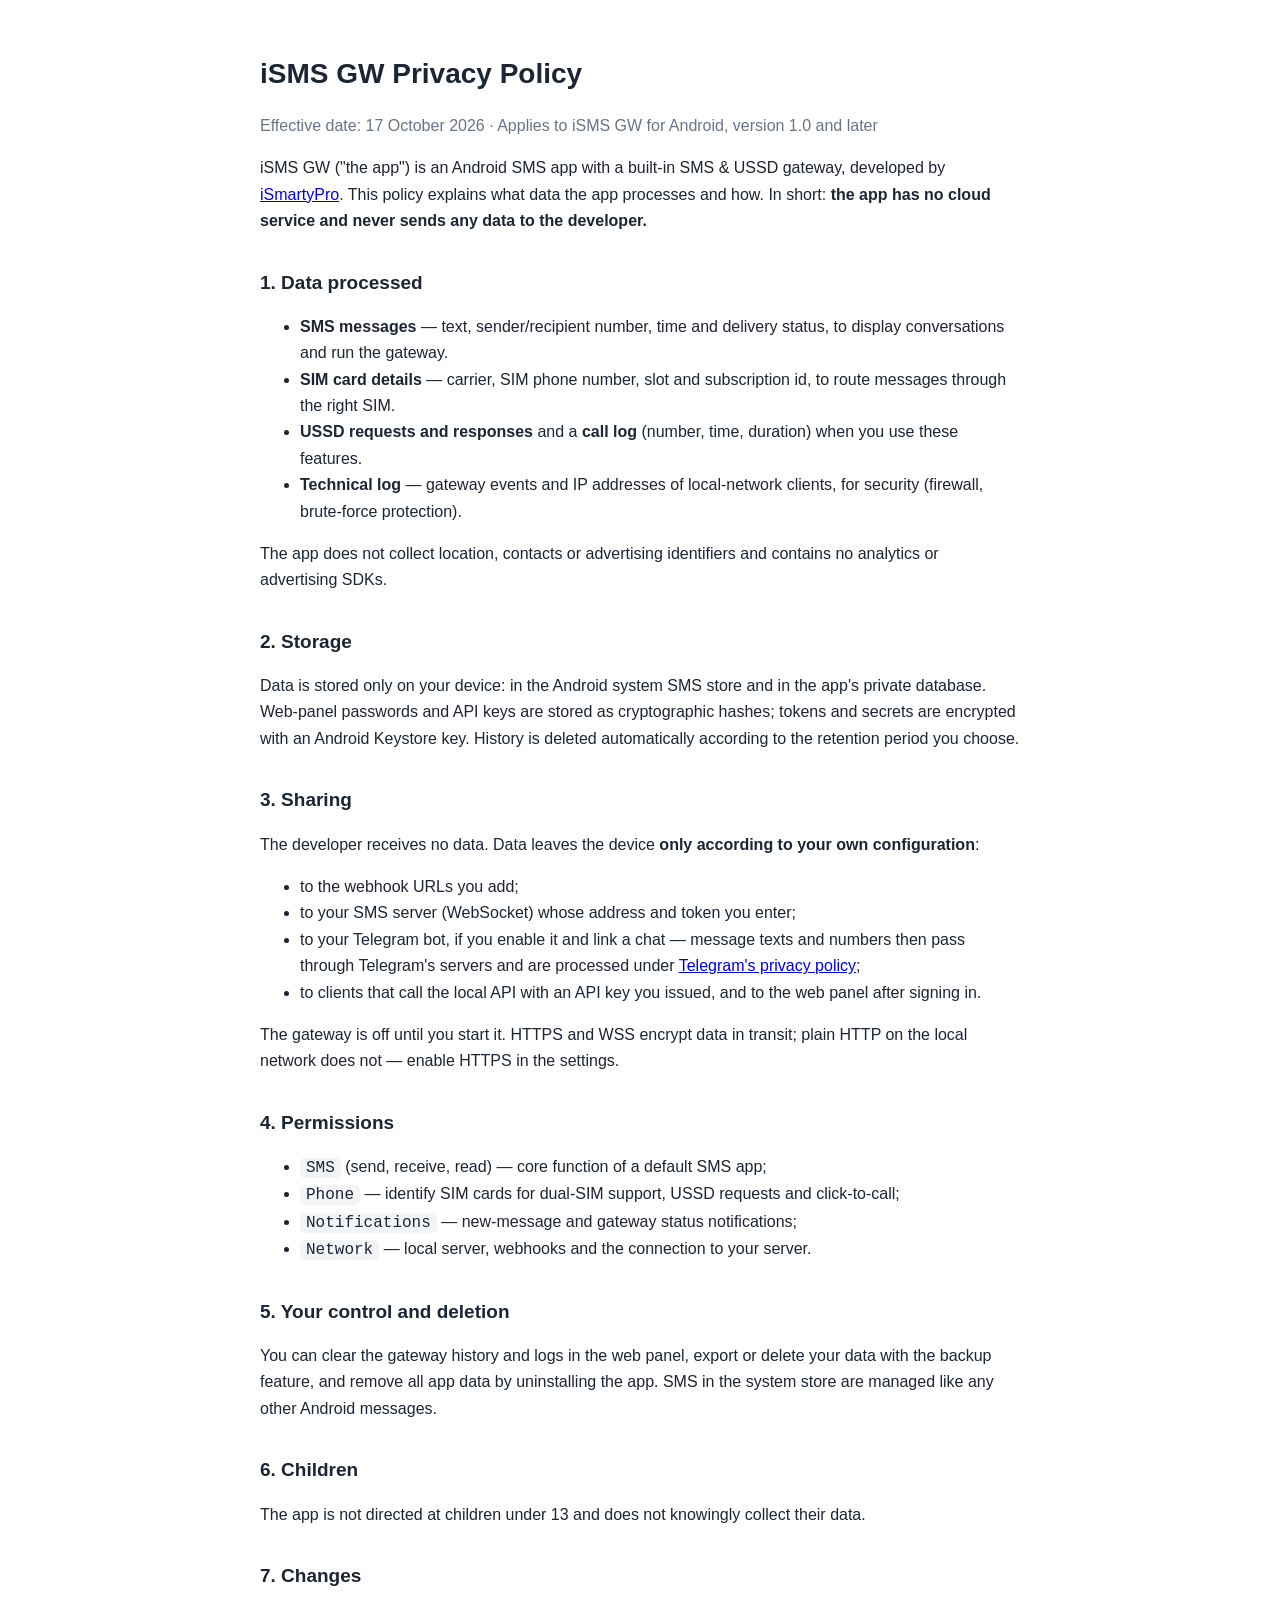
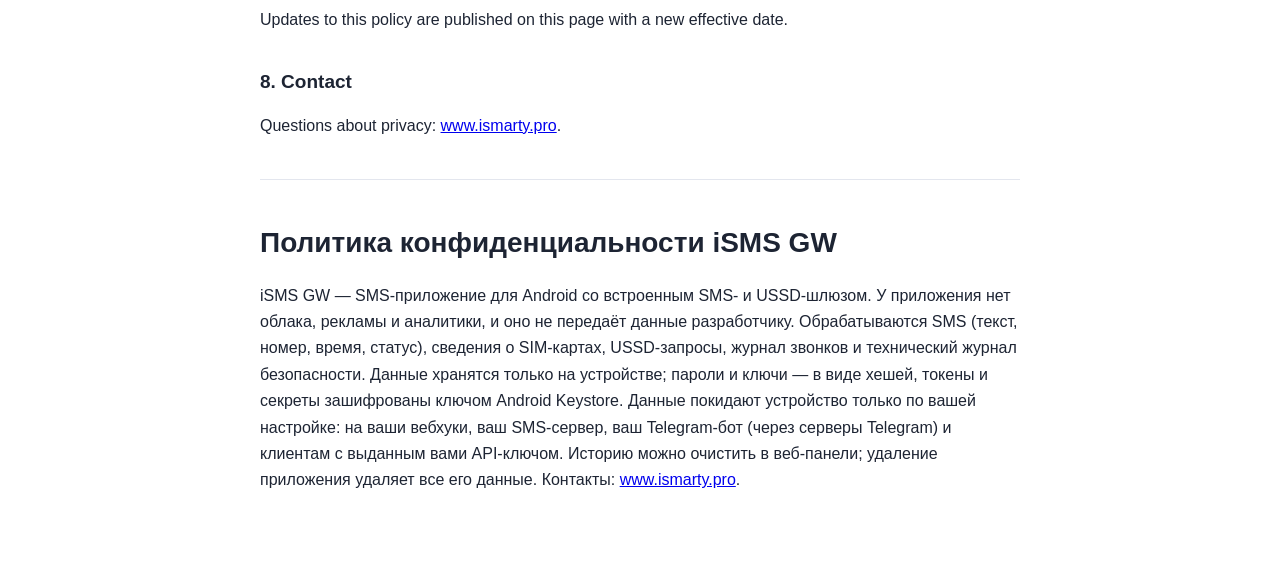
<file: docs/privacy-policy.html>
<!doctype html>
<html lang="en">
<head>
<meta charset="utf-8">
<meta name="viewport" content="width=device-width, initial-scale=1">
<title>iSMS GW — Privacy Policy</title>
<style>
  body{max-width:760px;margin:0 auto;padding:32px 20px 64px;font:16px/1.65 -apple-system,"Segoe UI",Roboto,Arial,sans-serif;color:#1d2433;background:#fff}
  h1{font-size:28px;margin-bottom:4px}h2{font-size:19px;margin-top:32px}
  .muted{color:#6b7385}code{background:#f2f4f8;padding:1px 6px;border-radius:5px}
  hr{border:none;border-top:1px solid #e3e6ee;margin:40px 0}
</style>
</head>
<body>
<h1>iSMS GW Privacy Policy</h1>
<p class="muted">Effective date: 17 October 2026 · Applies to iSMS GW for Android, version 1.0 and later</p>

<p>iSMS GW ("the app") is an Android SMS app with a built-in SMS &amp; USSD gateway, developed by
<a href="https://www.ismarty.pro">iSmartyPro</a>. This policy explains what data the app processes and how.
In short: <b>the app has no cloud service and never sends any data to the developer.</b></p>

<h2>1. Data processed</h2>
<ul>
  <li><b>SMS messages</b> — text, sender/recipient number, time and delivery status, to display conversations and run the gateway.</li>
  <li><b>SIM card details</b> — carrier, SIM phone number, slot and subscription id, to route messages through the right SIM.</li>
  <li><b>USSD requests and responses</b> and a <b>call log</b> (number, time, duration) when you use these features.</li>
  <li><b>Technical log</b> — gateway events and IP addresses of local-network clients, for security (firewall, brute-force protection).</li>
</ul>
<p>The app does not collect location, contacts or advertising identifiers and contains no analytics or advertising SDKs.</p>

<h2>2. Storage</h2>
<p>Data is stored only on your device: in the Android system SMS store and in the app's private database.
Web-panel passwords and API keys are stored as cryptographic hashes; tokens and secrets are encrypted with an Android Keystore key.
History is deleted automatically according to the retention period you choose.</p>

<h2>3. Sharing</h2>
<p>The developer receives no data. Data leaves the device <b>only according to your own configuration</b>:</p>
<ul>
  <li>to the webhook URLs you add;</li>
  <li>to your SMS server (WebSocket) whose address and token you enter;</li>
  <li>to your Telegram bot, if you enable it and link a chat — message texts and numbers then pass through Telegram's servers and are processed under <a href="https://telegram.org/privacy">Telegram's privacy policy</a>;</li>
  <li>to clients that call the local API with an API key you issued, and to the web panel after signing in.</li>
</ul>
<p>The gateway is off until you start it. HTTPS and WSS encrypt data in transit; plain HTTP on the local network does not —
enable HTTPS in the settings.</p>

<h2>4. Permissions</h2>
<ul>
  <li><code>SMS</code> (send, receive, read) — core function of a default SMS app;</li>
  <li><code>Phone</code> — identify SIM cards for dual-SIM support, USSD requests and click-to-call;</li>
  <li><code>Notifications</code> — new-message and gateway status notifications;</li>
  <li><code>Network</code> — local server, webhooks and the connection to your server.</li>
</ul>

<h2>5. Your control and deletion</h2>
<p>You can clear the gateway history and logs in the web panel, export or delete your data with the backup feature,
and remove all app data by uninstalling the app. SMS in the system store are managed like any other Android messages.</p>

<h2>6. Children</h2>
<p>The app is not directed at children under 13 and does not knowingly collect their data.</p>

<h2>7. Changes</h2>
<p>Updates to this policy are published on this page with a new effective date.</p>

<h2>8. Contact</h2>
<p>Questions about privacy: <a href="https://www.ismarty.pro">www.ismarty.pro</a>.</p>

<hr>

<h1 lang="ru">Политика конфиденциальности iSMS GW</h1>
<p lang="ru">iSMS GW — SMS-приложение для Android со встроенным SMS- и USSD-шлюзом. У приложения нет облака, рекламы и аналитики,
и оно не передаёт данные разработчику. Обрабатываются SMS (текст, номер, время, статус), сведения о SIM-картах, USSD-запросы,
журнал звонков и технический журнал безопасности. Данные хранятся только на устройстве; пароли и ключи — в виде хешей,
токены и секреты зашифрованы ключом Android Keystore. Данные покидают устройство только по вашей настройке: на ваши вебхуки,
ваш SMS-сервер, ваш Telegram-бот (через серверы Telegram) и клиентам с выданным вами API-ключом. Историю можно очистить
в веб-панели; удаление приложения удаляет все его данные. Контакты: <a href="https://www.ismarty.pro">www.ismarty.pro</a>.</p>
</body>
</html>
</file>
